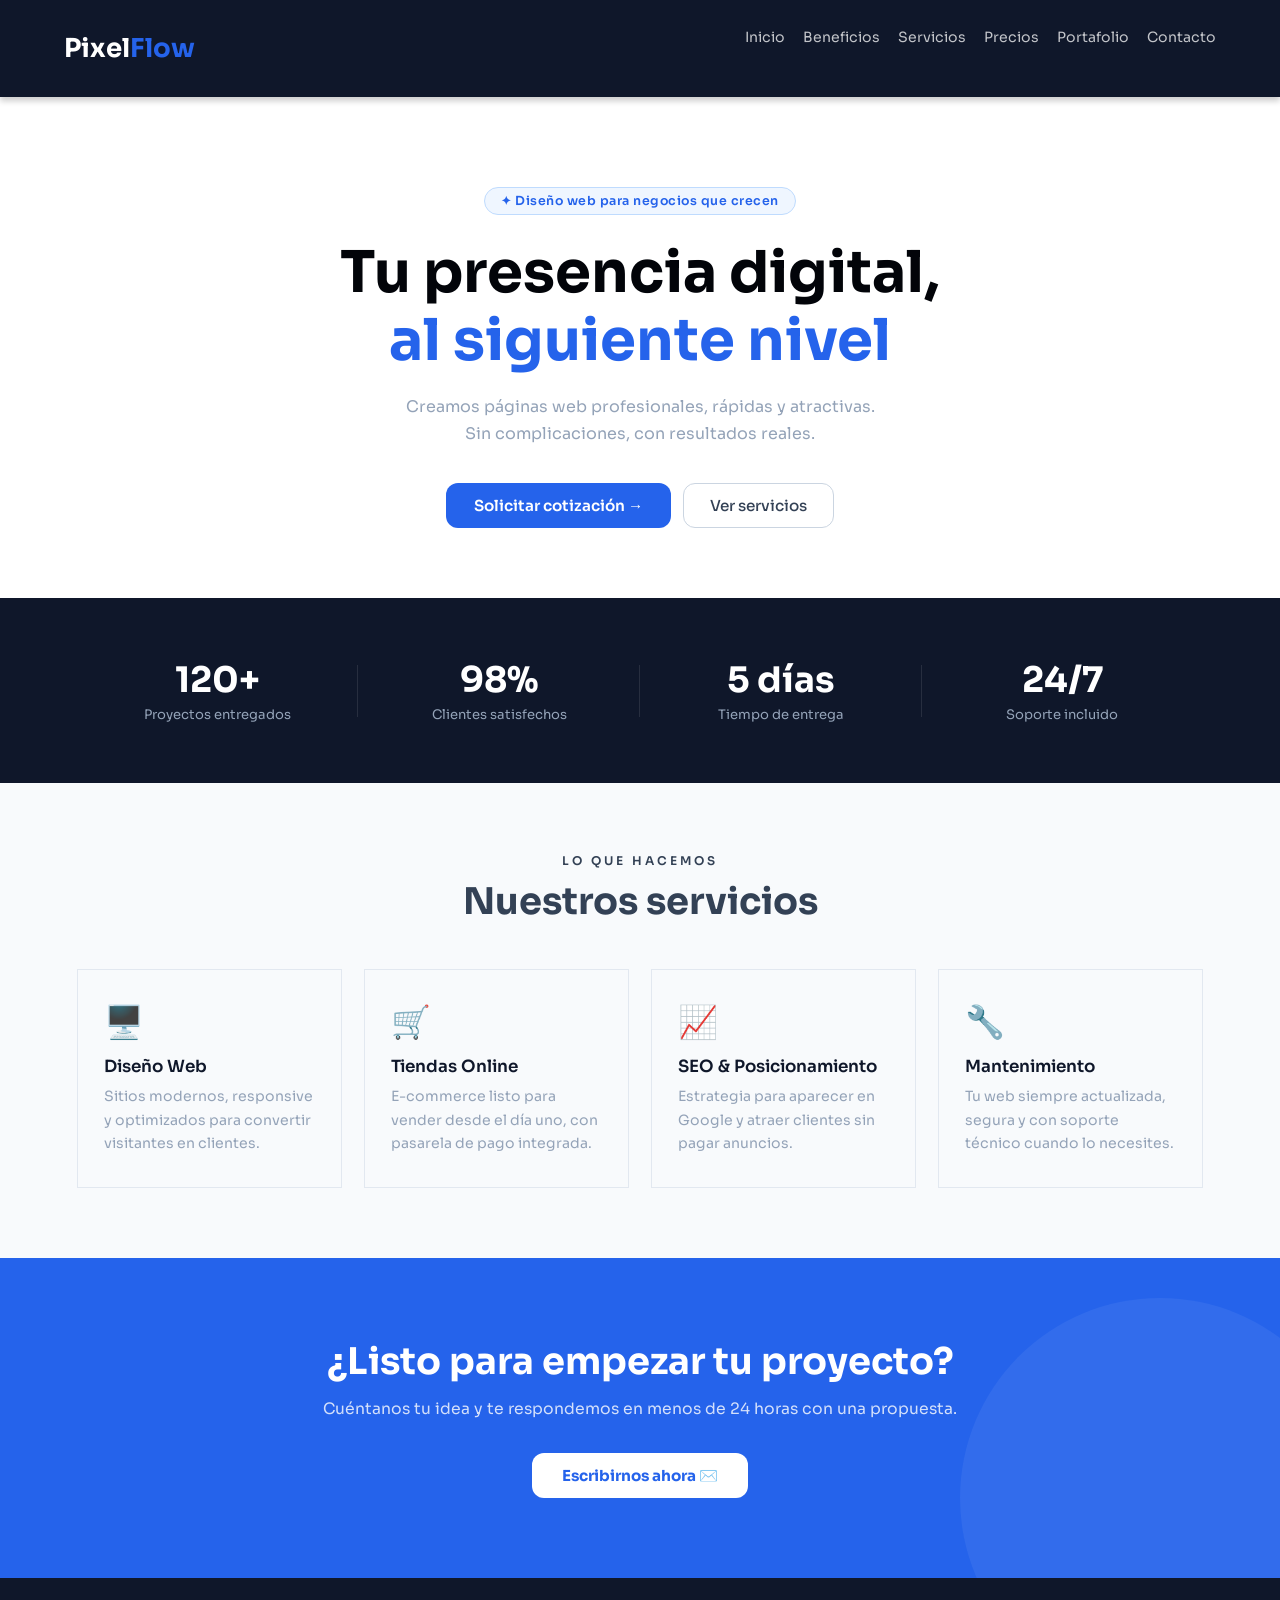
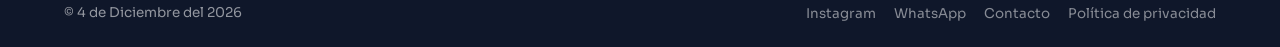
<file: app/index.html>
<!DOCTYPE html>
<html lang="es">
<head>
  <meta charset="UTF-8" />
  <meta name="viewport" content="width=device-width, initial-scale=1.0" />
  <title>PixelFlow — Diseño Web Profesional</title>
  <link rel="stylesheet" href="style.css">
  <link href="https://fonts.googleapis.com/css2?family=Sora:wght@400;600;700&display=swap" rel="stylesheet" />
</head>
<body>

  <header>
    <h2>Pixel<span>Flow</span></h2>
    <nav class="nav_header active" id="menu">
      <ul>
        <li class="list_nav"><a href="#inicio">Inicio</a></li>
        <li class="list_nav"><a href="#beneficios">Beneficios</a></li>
        <li class="list_nav"><a href="#menu-cafe">Servicios</a></li>
        <li class="list_nav"><a href="#precios">Precios</a></li>
        <li class="list_nav"><a href="#reserva">Portafolio</a></li>
        <li class="list_nav"><a href="#contacto">Contacto</a></li>
      </ul>
    </nav>
    <button id="boton_show" type="button" onclick="show_menu()">≡</button>
  </header>

  <section id="inicio" class="hero">
    <div class="hero-badge">✦ Diseño web para negocios que crecen</div>
    <h1>Tu presencia digital, <em>al siguiente nivel</em></h1>
    <p>Creamos páginas web profesionales, rápidas y atractivas. Sin complicaciones, con resultados reales.</p>
    <div class="hero-btns">
      <a href="#contacto" class="btn-main">Solicitar cotización →</a>
      <a href="#menu-cafe"  class="btn-ghost">Ver servicios</a>
    </div>
  </section>

  <section class="stats">
    <div class="stat"><strong>120+</strong><span>Proyectos entregados</span></div>
    <div class="stat"><strong>98%</strong><span>Clientes satisfechos</span></div>
    <div class="stat"><strong>5 días</strong><span>Tiempo de entrega</span></div>
    <div class="stat"><strong>24/7</strong><span>Soporte incluido</span></div>
  </section>

  <section id="menu-cafe" class="services">
    <div class="section-header">
      <small>Lo que hacemos</small>
      <h2>Nuestros servicios</h2>
    </div>
    <div class="cards">
      <div class="card">
        <div class="card-icon">🖥️</div>
        <h3>Diseño Web</h3>
        <p>Sitios modernos, responsive y optimizados para convertir visitantes en clientes.</p>
      </div>
      <div class="card">
        <div class="card-icon">🛒</div>
        <h3>Tiendas Online</h3>
        <p>E-commerce listo para vender desde el día uno, con pasarela de pago integrada.</p>
      </div>
      <div class="card">
        <div class="card-icon">📈</div>
        <h3>SEO & Posicionamiento</h3>
        <p>Estrategia para aparecer en Google y atraer clientes sin pagar anuncios.</p>
      </div>
      <div class="card">
        <div class="card-icon">🔧</div>
        <h3>Mantenimiento</h3>
        <p>Tu web siempre actualizada, segura y con soporte técnico cuando lo necesites.</p>
      </div>
    </div>
  </section>

  <section id="contacto" class="cta">
    <h2>¿Listo para empezar tu proyecto?</h2>
    <p>Cuéntanos tu idea y te respondemos en menos de 24 horas con una propuesta.</p>
    <a href="" class="btn-white">Escribirnos ahora ✉️</a>
  </section>

  <footer id="site-footer">
    <p>&copy; <span id="year"></span></p>
    <nav aria-label="Navegación del footer">
      <ul>
        <li><a href="#">Instagram</a></li>
        <li><a href="#">WhatsApp</a></li>
        <li><a href="#">Contacto</a></li>
        <li><a href="#">Política de privacidad</a></li>
      </ul>
    </nav>
  </footer>

  <script src="script.js"></script>
</body>
</html>
</file>
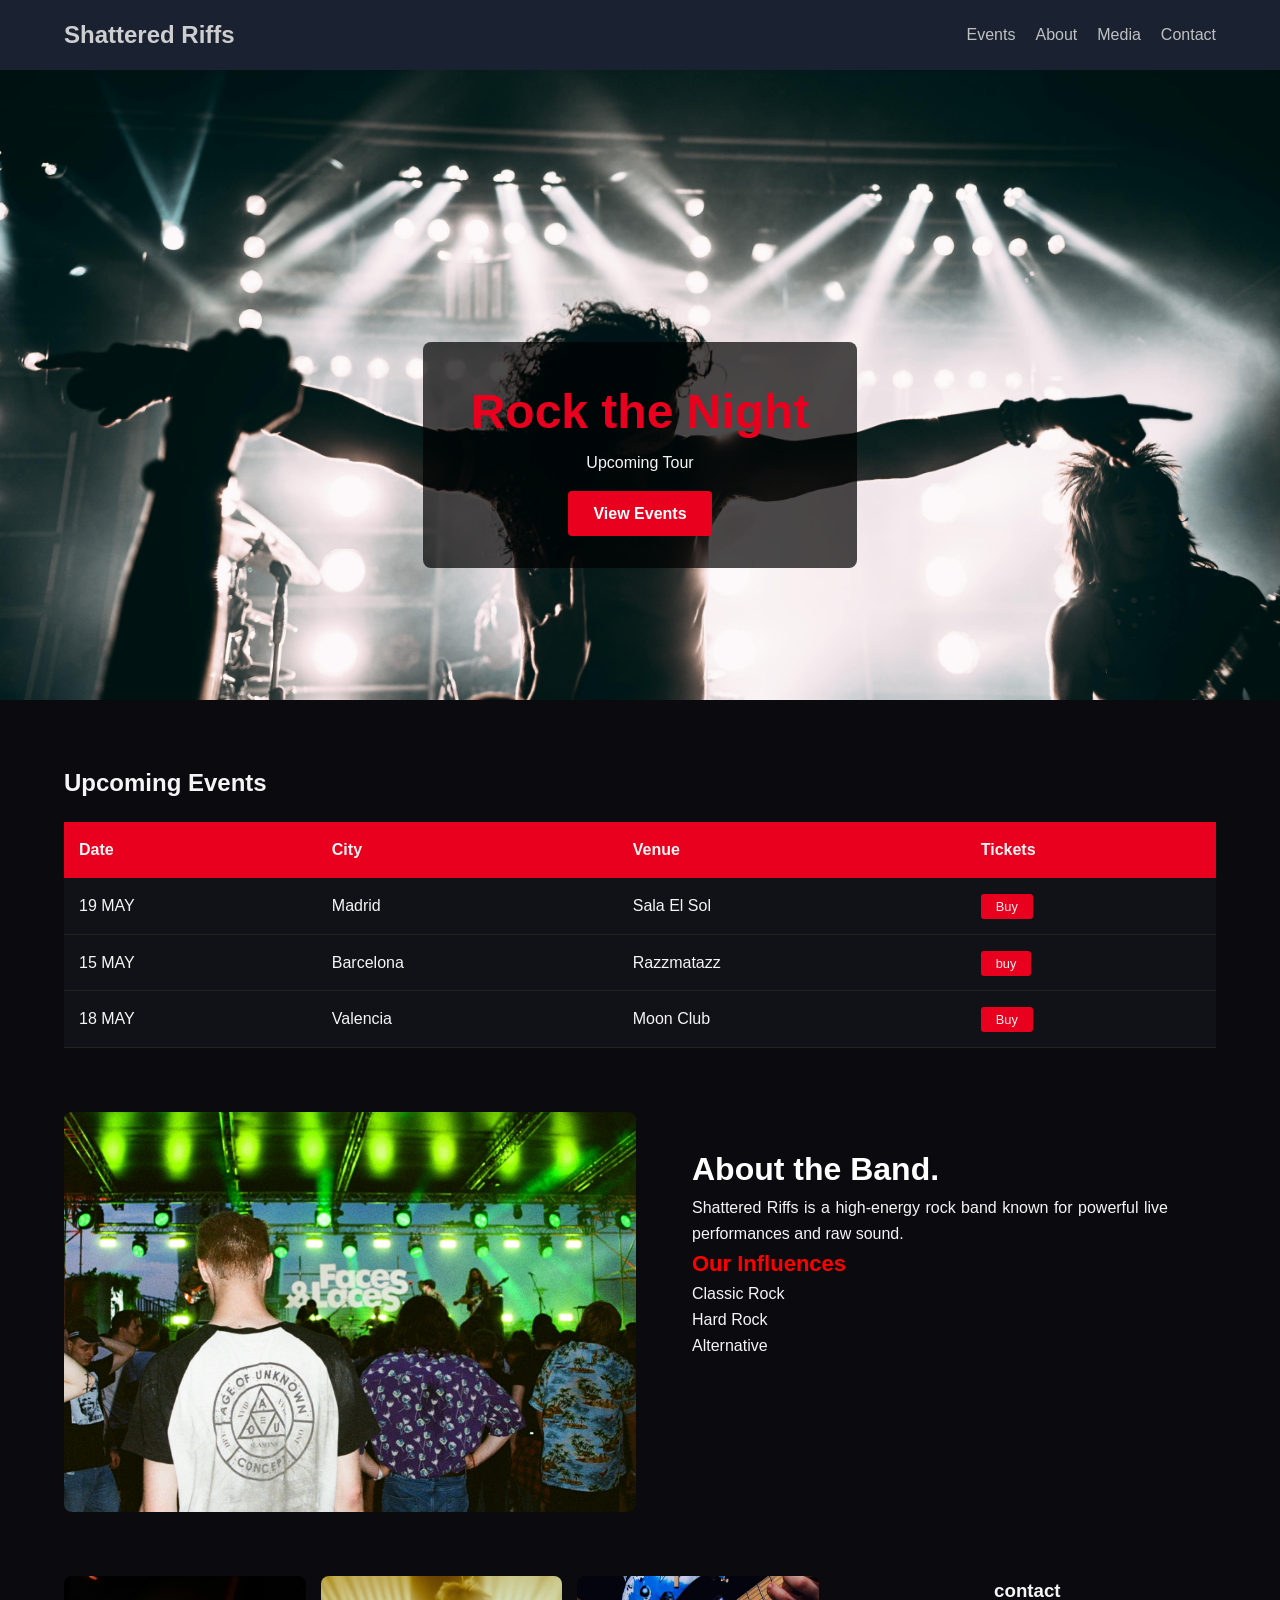
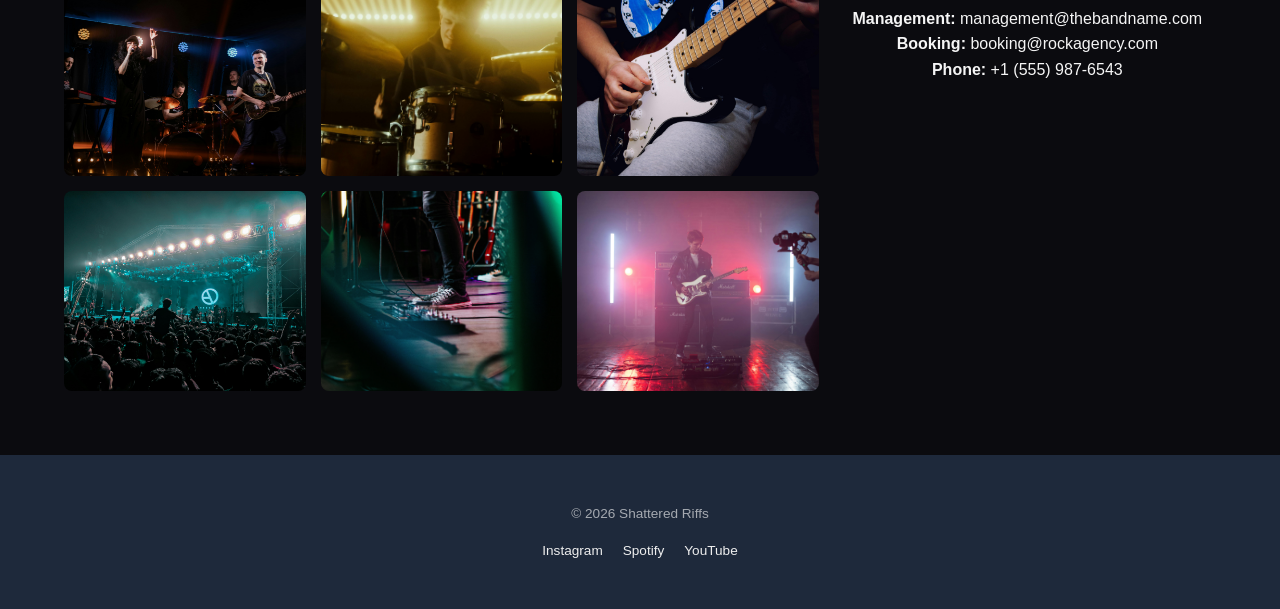
<file: performance-test-M2/index.html>
<!DOCTYPE html>
<html lang="en">
<head>
    <meta charset="UTF-8">
    <meta name="viewport" content="width=device-width, initial-scale=1.0">
    <title>The Shattered Riffs</title>
    <link rel="shortcut icon" href="./assets/icons/logo.ico" type="image/x-icon">
    <link rel="stylesheet" href="./assets/css/style.css">
    <link rel="shortcut icon" href="assets/icons/logo.ico" type="image/x-icon">
</head>
<body>
    <!-- HEADER -->
     <header class="header">
    <div class="logo">Shattered Riffs</div>
    <nav class="nav_header active" id="menu">
      <a href="#events">Events</a>
      <a href="#about">About</a>
      <a href="#media">Media</a>
      <a href="#contact">Contact</a>
    </nav>
    <button id="boton_show" type="button" onclick="show_menu()">≡</button>
  </header>

    <main>
        <section class="hero">
            <img src="assets/img/img-10.jpg" alt="Shattered Riffs Live">
            <div class="hero_overlay">
                <h1>Rock the Night</h1>
                <p>Upcoming Tour</p>
                <a href="#events" class="btn">View Events</a>
            </div>
        </section>
        
        <section class="events container" id="events">
            <h2>Upcoming Events</h2>
            <table class="events_table">
                <thead>
                    <tr>
                        <th>Date</th>
                        <th>City</th>
                        <th>Venue</th>
                        <th>Tickets</th>
                    </tr>
                </thead>
                <tbody>
                    <tr>
                        <td>19 MAY</td>
                        <td>Madrid</td>
                        <td>Sala El Sol</td>
                        <td><a href="#" class="btn_buy">Buy </a></td>
                    </tr>
                    <tr>
                        <td>15 MAY</td>
                        <td>Barcelona</td>
                        <td>Razzmatazz</td>
                        <td><a href="#" class="btn_buy">buy</a></td>
                    </tr>
                    <tr>
                        <td>18 MAY</td>
                        <td>Valencia</td>
                        <td>Moon Club</td>
                        <td><a href="#" class="btn_buy">Buy</a></td>
                    </tr>
                </tbody>
            </table>
        </section>

        <section id="about" class="about container">  
            <div class="about_content">
                <img id="img_about" src="./assets/img/img-1.jpg" alt="Band members">
                <article id="text_about">
                    <h2>About the Band.</h2>
                    <p>Shattered Riffs is a high-energy rock band known for powerful live performances and raw sound.</p>
                    <h3>Our Influences</h3>
                    <ul>
                        <li>Classic Rock</li>
                        <li>Hard Rock</li>
                        <li>Alternative</li>
                    </ul>
                </article>
            </div>
        </section>

        <section id="media" class="container_main container">
            <div class="gallery">
                <img src="./assets/img/img-2.jpg" alt="Live 1">
                <img src="./assets/img/img-3.jpg" alt="Live 2">
                <img src="./assets/img/img-4.jpg" alt="Live 3">
                <img src="./assets/img/img-5.jpg" alt="Live 4">
                <img src="./assets/img/img-6.jpg" alt="Live 5">
                <img src="./assets/img/img-7.jpg" alt="Live 6">
            </div>
            <div class="featured_media">
                <h3>contact</h3>
                <div class="contact-item">
                <strong>Management:</strong> 
                <span>management@thebandname.com</span>
                </div>
                <div class="contact-item">
                <strong>Booking:</strong> 
                <span>booking@rockagency.com</span>
                </div>
                <div class="contact-item">
                <strong>Phone:</strong> 
                <span>+1 (555) 987-6543</span>
                </div>
                </div>
            </div>
        </section>
    </main>
      <!-- FOOTER -->
    <footer id="contact" class="footer">
        <div class="container footer__content">
            <p>© <span id="year"></span> Shattered Riffs</p>

            <!-- Another possible list -->
            <ul class="social">
                <li><a href="#">Instagram</a></li>
                <li><a href="#">Spotify</a></li>
                <li><a href="#">YouTube</a></li>
            </ul>
        </div>
    </footer>

    <script src="./assets/js/main.js"></script>
</body>
</html>
</file>
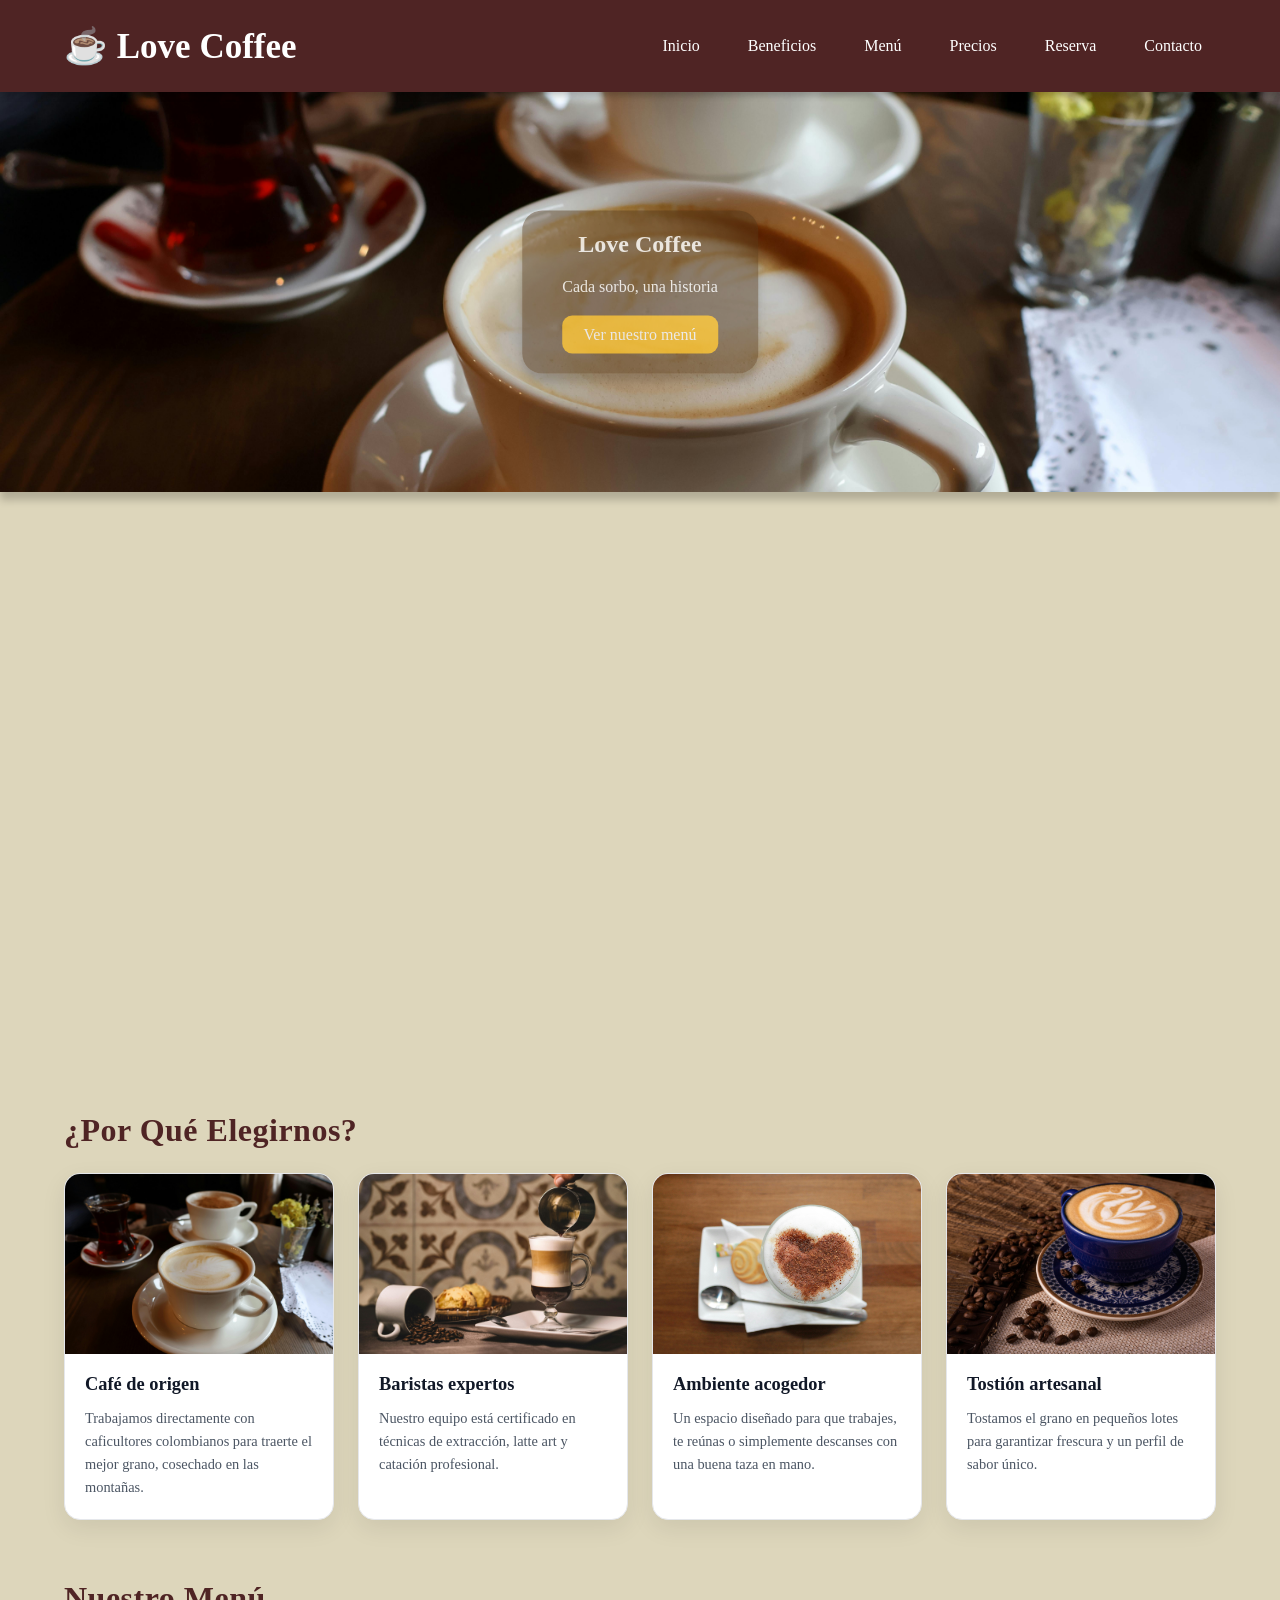
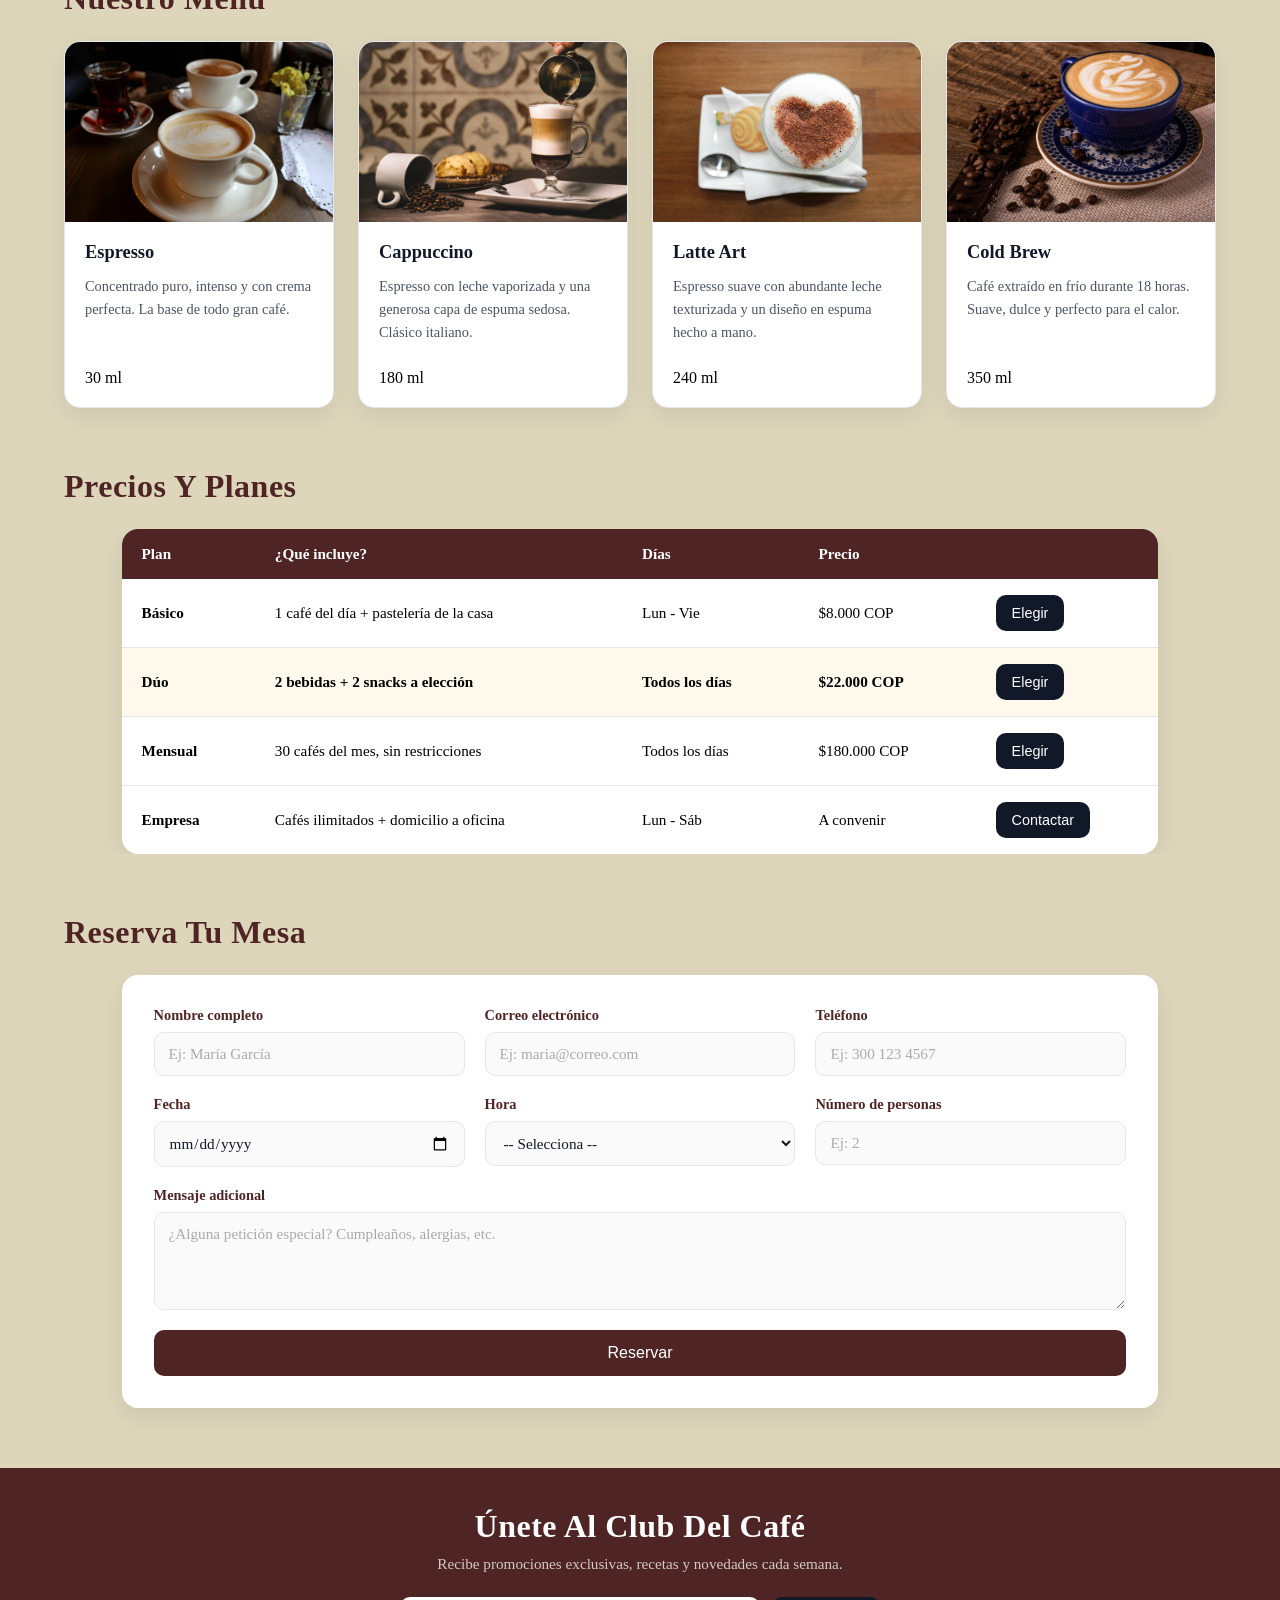
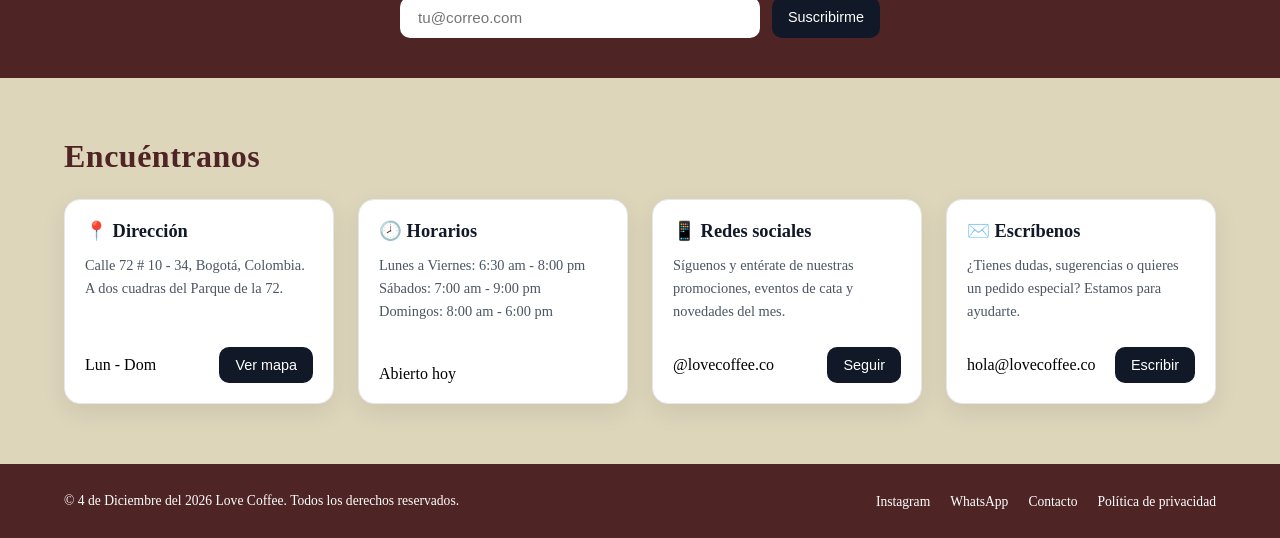
<file: practica_sass/index.html>
﻿<!DOCTYPE html>
<html lang="es">

<head>
    <meta charset="UTF-8">
    <meta name="viewport" content="width=device-width, initial-scale=1.0">
    <title>Love Coffee </title>
    <link rel="stylesheet" href="assets/css/styles.css">
</head>

<body>

    <!--header-->
    <header>
        <h2>☕ Love Coffee</h2>

        <nav class="nav_header active" id="menu">
            <ul>
                <li class="list_nav"><a href="#inicio">Inicio</a></li>
                <li class="list_nav"><a href="#beneficios">Beneficios</a></li>
                <li class="list_nav"><a href="#menu-cafe">Menú</a></li>
                <li class="list_nav"><a href="#precios">Precios</a></li>
                <li class="list_nav"><a href="#reserva">Reserva</a></li>
                <li class="list_nav"><a href="#contacto">Contacto</a></li>
            </ul>
        </nav>

        <button id="boton_show" type="button" onclick="show_menu()">≡</button>
    </header>


    <main>

        <!-- hero -->
        <div class="container_hero" id="inicio">
            <ul>
                <li><img src="img/hero1.jpg" alt="Taza de café artesanal"></li>
                <li><img src="img/hero2.jpg" alt="Barista sirviendo café"></li>
                <li><img src="img/hero3.jpg" alt="Café con arte en espuma"></li>
                <li><img src="img/hero4.jpg" alt="Café de origen colombiano"></li>
            </ul>
            <article class="obsolute_hero">
                <h1>Love Coffee</h1>
                <p>Cada sorbo, una historia</p>
                <a class="boton" href="#menu-cafe">Ver nuestro menú</a>
            </article>
        </div>


        <!-- Video-->
        <video src="img/7171091-uhd_3840_2160_25fps.mp4" loop autoplay muted></video>


        <!--  — cards -->
        <article id="beneficios">
            <h2>¿Por qué elegirnos?</h2>
            <div class="cards">

                <section class="card">
                    <img class="card__image" src="img/hero1.jpg" alt="Café de origen">
                    <div class="card__body">
                        <h3 class="card__title">Café de origen</h3>
                        <p class="card__text">Trabajamos directamente con caficultores colombianos para traerte el mejor grano, cosechado en las montañas.</p>
                    </div>
                </section>

                <section class="card">
                    <img class="card__image" src="img/hero2.jpg" alt="Baristas expertos">
                    <div class="card__body">
                        <h3 class="card__title">Baristas expertos</h3>
                        <p class="card__text">Nuestro equipo está certificado en técnicas de extracción, latte art y catación profesional.</p>
                    </div>
                </section>

                <section class="card">
                    <img class="card__image" src="img/hero3.jpg" alt="Ambiente acogedor">
                    <div class="card__body">
                        <h3 class="card__title">Ambiente acogedor</h3>
                        <p class="card__text">Un espacio diseñado para que trabajes, te reúnas o simplemente descanses con una buena taza en mano.</p>
                    </div>
                </section>

                <section class="card">
                    <img class="card__image" src="img/hero4.jpg" alt="Tostión artesanal">
                    <div class="card__body">
                        <h3 class="card__title">Tostión artesanal</h3>
                        <p class="card__text">Tostamos el grano en pequeños lotes para garantizar frescura y un perfil de sabor único.</p>
                    </div>
                </section>

            </div>
        </article>


        <!-- Menu — cards -->
        <article id="menu-cafe">
            <h2>Nuestro menú</h2>
            <div class="cards">

                <section class="card">
                    <img class="card__image" src="img/hero1.jpg" alt="Espresso">
                    <div class="card__body">
                        <h3 class="card__title">Espresso</h3>
                        <p class="card__text">Concentrado puro, intenso y con crema perfecta. La base de todo gran café.</p>
                        <div class="card__footer">
                            <span> 30 ml</span>
                        </div>
                    </div>
                </section>

                <section class="card">
                    <img class="card__image" src="img/hero2.jpg" alt="Cappuccino">
                    <div class="card__body">
                        <h3 class="card__title">Cappuccino</h3>
                        <p class="card__text">Espresso con leche vaporizada y una generosa capa de espuma sedosa. Clásico italiano.</p>
                        <div class="card__footer">
                            <span> 180 ml</span>
                        </div>
                    </div>
                </section>

                <section class="card">
                    <img class="card__image" src="img/hero3.jpg" alt="Latte Art">
                    <div class="card__body">
                        <h3 class="card__title">Latte Art</h3>
                        <p class="card__text">Espresso suave con abundante leche texturizada y un diseño en espuma hecho a mano.</p>
                        <div class="card__footer">
                            <span> 240 ml</span>
                        </div>
                    </div>
                </section>

                <section class="card">
                    <img class="card__image" src="img/hero4.jpg" alt="Cold Brew">
                    <div class="card__body">
                        <h3 class="card__title">Cold Brew</h3>
                        <p class="card__text">Café extraído en frío durante 18 horas. Suave, dulce y perfecto para el calor.</p>
                        <div class="card__footer">
                            <span> 350 ml</span>
                        </div>
                    </div>
                </section>

            </div>
        </article>


        <!-- tabla comparativa-->
        <article id="precios">
            <h2>Precios y planes</h2>

            <div class="tabla_wrapper">
                <table class="tabla_precios">
                    <thead>
                        <tr>
                            <th>Plan</th>
                            <th>¿Qué incluye?</th>
                            <th>Días</th>
                            <th>Precio</th>
                            <th></th>
                        </tr>
                    </thead>
                    <tbody>
                        <tr>
                            <td data-label="Plan"><strong>Básico</strong></td>
                            <td data-label="¿Qué incluye?">1 café del día + pastelería de la casa</td>
                            <td data-label="Días">Lun - Vie</td>
                            <td data-label="Precio">$8.000 COP</td>
                            <td><button class="card__button">Elegir</button></td>
                        </tr>
                        <tr class="tabla_destacada">
                            <td data-label="Plan"><strong> Dúo</strong></td>
                            <td data-label="¿Qué incluye?">2 bebidas + 2 snacks a elección</td>
                            <td data-label="Días">Todos los días</td>
                            <td data-label="Precio">$22.000 COP</td>
                            <td><button class="card__button">Elegir</button></td>
                        </tr>
                        <tr>
                            <td data-label="Plan"><strong>Mensual</strong></td>
                            <td data-label="¿Qué incluye?">30 cafés del mes, sin restricciones</td>
                            <td data-label="Días">Todos los días</td>
                            <td data-label="Precio">$180.000 COP</td>
                            <td><button class="card__button">Elegir</button></td>
                        </tr>
                        <tr>
                            <td data-label="Plan"><strong>Empresa</strong></td>
                            <td data-label="¿Qué incluye?">Cafés ilimitados + domicilio a oficina</td>
                            <td data-label="Días">Lun  - Sáb</td>
                            <td data-label="Precio">A convenir</td>
                            <td><button class="card__button">Contactar</button></td>
                        </tr>
                    </tbody>
                </table>
            </div>
        </article>


        <!-- RESERVA — formulario -->
        <article id="reserva">
            <h2>Reserva tu mesa</h2>

            <div class="form_wrapper">
                <form class="form_reserva">

                    <div class="form_grupo">
                        <label for="nombre">Nombre completo</label>
                        <input type="text" id="nombre" name="nombre"
                               placeholder="Ej: María García" required>
                    </div>

                    <div class="form_grupo">
                        <label for="email">Correo electrónico</label>
                        <input type="email" id="email" name="email"
                               placeholder="Ej: maria@correo.com" required>
                    </div>

                    <div class="form_grupo">
                        <label for="telefono">Teléfono</label>
                        <input type="tel" id="telefono" name="telefono"
                               placeholder="Ej: 300 123 4567">
                    </div>

                    <div class="form_grupo">
                        <label for="fecha">Fecha</label>
                        <input type="date" id="fecha" name="fecha" required>
                    </div>

                    <div class="form_grupo">
                        <label for="hora">Hora</label>
                        <select id="hora" name="hora">
                            <option value="">-- Selecciona --</option>
                            <option>7:00 am</option>
                            <option>8:00 am</option>
                            <option>9:00 am</option>
                            <option>10:00 am</option>
                            <option>11:00 am</option>
                            <option>12:00 pm</option>
                            <option>2:00 pm</option>
                            <option>4:00 pm</option>
                            <option>6:00 pm</option>
                        </select>
                    </div>

                    <div class="form_grupo">
                        <label for="personas">Número de personas</label>
                        <input type="number" id="personas" name="personas"
                               min="1" max="12" placeholder="Ej: 2">
                    </div>

                    <div class="form_grupo form_grupo--ancho">
                        <label for="mensaje">Mensaje adicional</label>
                        <textarea id="mensaje" name="mensaje" rows="4"
                                  placeholder="¿Alguna petición especial? Cumpleaños, alergias, etc."></textarea>
                    </div>

                    <div class="form_grupo form_grupo--ancho">
                        <button type="submit" class="form_boton">Reservar</button>
                    </div>

                </form>
            </div>
        </article>


        <!-- formulario-->
        <article id="form_pequeño">
            <h2>Únete al club del café</h2>
            <p class="section_texto">Recibe promociones exclusivas, recetas y novedades cada semana.</p>

            <form class="form_form_pequeño">
                <input type="email" placeholder="tu@correo.com" required>
                <button type="submit" class="card__button">Suscribirme</button>
            </form>
        </article>


        <!-- contacto — cards-->
        <article id="contacto">
            <h2>Encuéntranos</h2>
            <div class="cards">

                <section class="card">
                    <div class="card__body">
                        <h3 class="card__title">📍 Dirección</h3>
                        <p class="card__text">Calle 72 # 10 - 34, Bogotá, Colombia.<br>A dos cuadras del Parque de la 72.</p>
                        <div class="card__footer">
                            <span>Lun - Dom</span>
                            <button class="card__button">Ver mapa</button>
                        </div>
                    </div>
                </section>

                <section class="card">
                    <div class="card__body">
                        <h3 class="card__title">🕗 Horarios</h3>
                        <p class="card__text">
                            Lunes a Viernes: 6:30 am - 8:00 pm<br>
                            Sábados: 7:00 am - 9:00 pm<br>
                            Domingos: 8:00 am - 6:00 pm
                        </p>
                        <div class="card__footer">
                            <span>Abierto hoy</span>
                        </div>
                    </div>
                </section>

                <section class="card">
                    <div class="card__body">
                        <h3 class="card__title">📱 Redes sociales</h3>
                        <p class="card__text">Síguenos y entérate de nuestras promociones, eventos de cata y novedades del mes.</p>
                        <div class="card__footer">
                            <span>@lovecoffee.co</span>
                            <button class="card__button">Seguir</button>
                        </div>
                    </div>
                </section>

                <section class="card">
                    <div class="card__body">
                        <h3 class="card__title">✉️ Escríbenos</h3>
                        <p class="card__text">¿Tienes dudas, sugerencias o quieres un pedido especial? Estamos para ayudarte.</p>
                        <div class="card__footer">
                            <span>hola@lovecoffee.co</span>
                            <button class="card__button">Escribir</button>
                        </div>
                    </div>
                </section>

            </div>
        </article>

    </main>


    <!-- FOOTER -->
    <footer id="site-footer">
        <p>&copy; <span id="year"></span> Love Coffee. Todos los derechos reservados.</p>

        <nav aria-label="Navegación del footer">
            <ul>
                <li><a href="#">Instagram</a></li>
                <li><a href="#">WhatsApp</a></li>
                <li><a href="#">Contacto</a></li>
                <li><a href="#">Política de privacidad</a></li>
            </ul>
        </nav>
    </footer>

    <script src="script.js"></script>
</body>

</html>
</file>
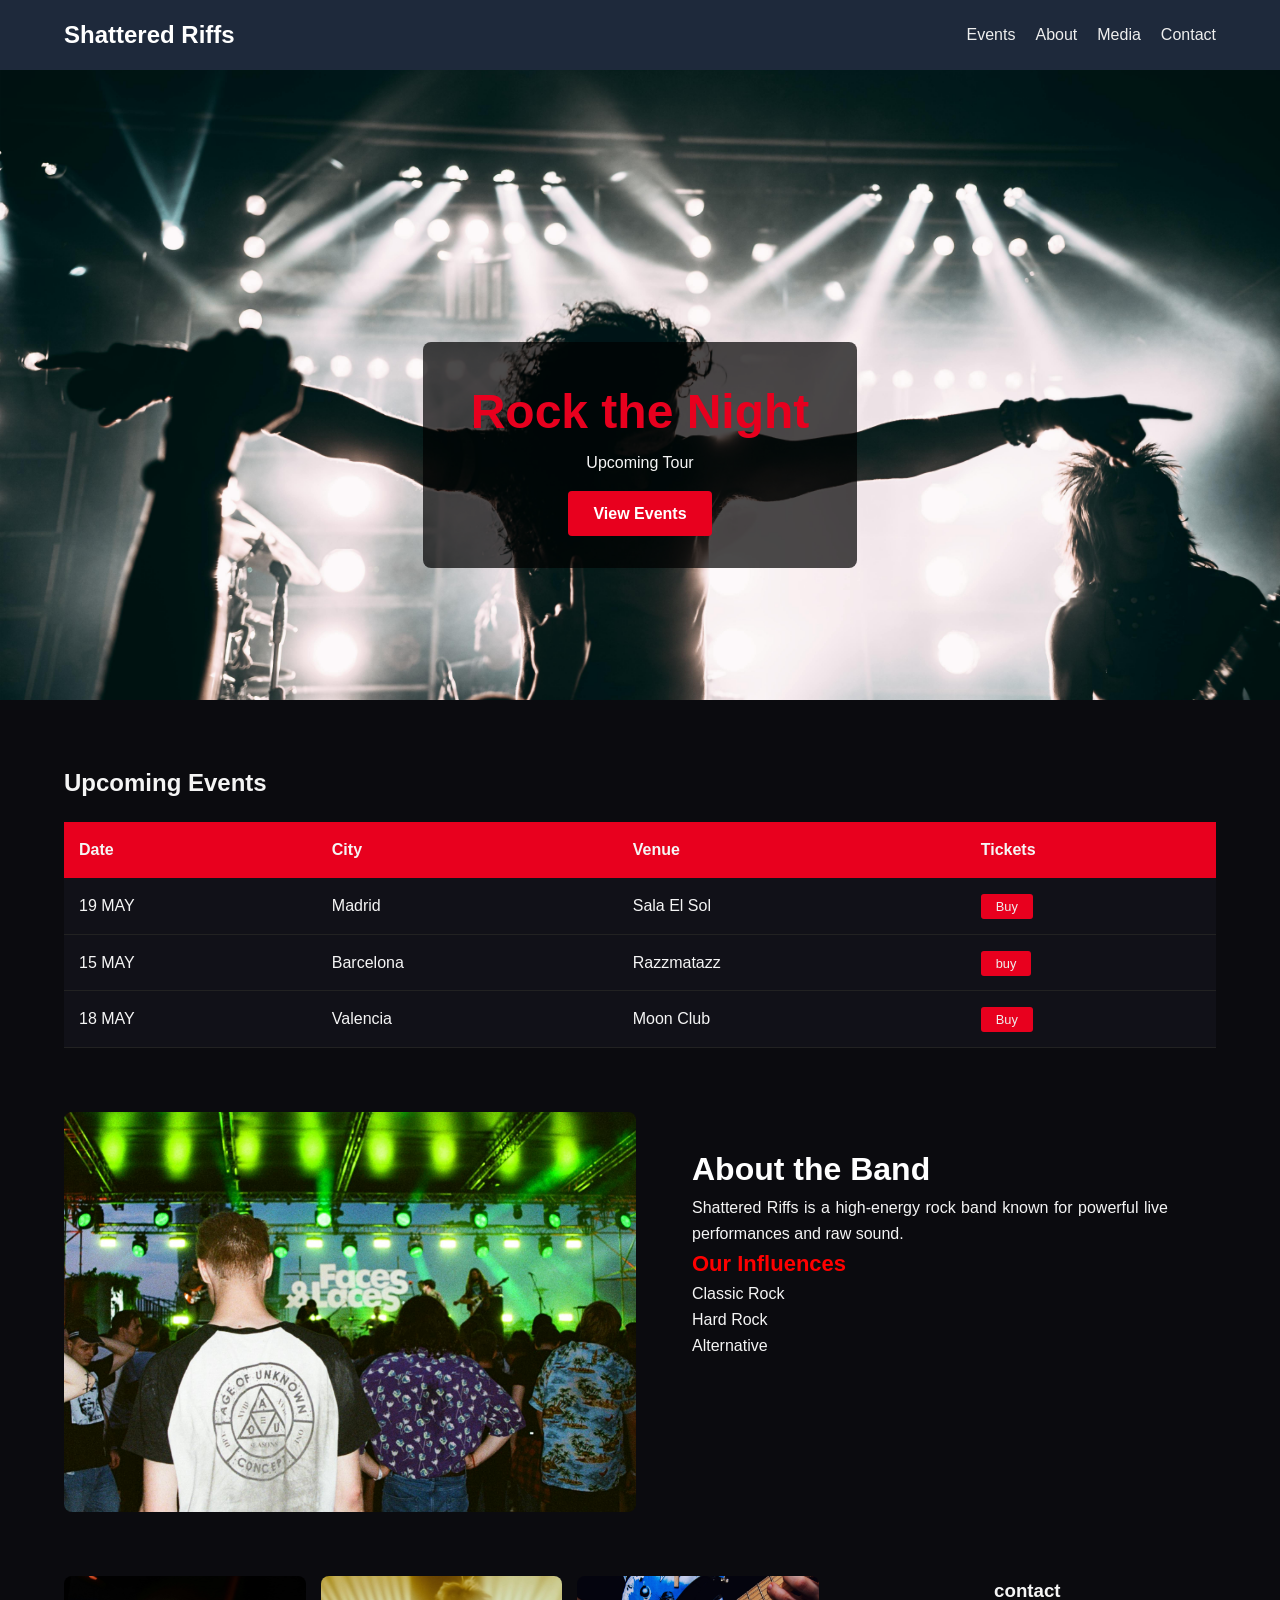
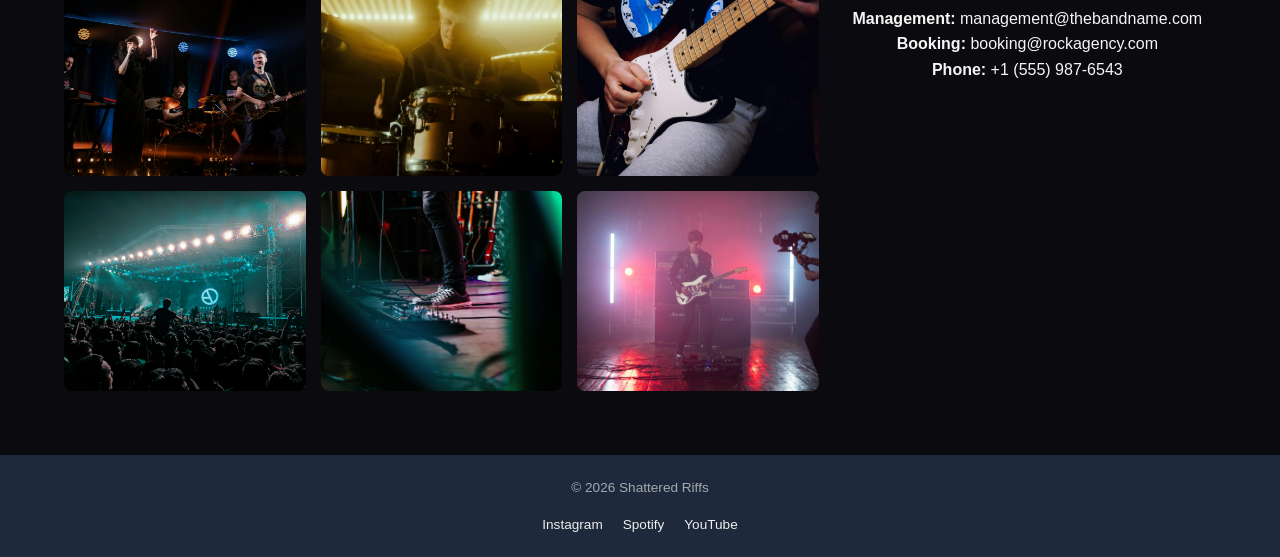
<file: practica_sass/performance-test-M2/index.html>
<!DOCTYPE html>
<html lang="en">
<head>
    <meta charset="UTF-8">
    <meta name="viewport" content="width=device-width, initial-scale=1.0">
    <title>The Shattered Riffs</title>
    <link rel="shortcut icon" href="./assets/icons/logo.ico" type="image/x-icon">
    <link rel="stylesheet" href="./assets/css/style.css">
    <link rel="shortcut icon" href="assets/icons/logo.ico" type="image/x-icon">
</head>
<body>
    <!-- HEADER -->
     <header class="header">
    <div class="logo">Shattered Riffs</div>
    <nav class="nav_header active" id="menu">
      <a href="#events">Events</a>
      <a href="#about">About</a>
      <a href="#media">Media</a>
      <a href="#contact">Contact</a>
    </nav>
    <button id="boton_show" type="button" onclick="show_menu()">≡</button>
  </header>

    <main>
        <section class="hero">
            <img src="assets/img/img-10.jpg" alt="Shattered Riffs Live">
            <div class="hero_overlay">
                <h1>Rock the Night</h1>
                <p>Upcoming Tour</p>
                <a href="#events" class="btn">View Events</a>
            </div>
        </section>
        
        <section class="events container" id="events">
            <h2>Upcoming Events</h2>
            <table class="events_table">
                <thead>
                    <tr>
                        <th>Date</th>
                        <th>City</th>
                        <th>Venue</th>
                        <th>Tickets</th>
                    </tr>
                </thead>
                <tbody>
                    <tr>
                        <td>19 MAY</td>
                        <td>Madrid</td>
                        <td>Sala El Sol</td>
                        <td><a href="#" class="btn_buy">Buy </a></td>
                    </tr>
                    <tr>
                        <td>15 MAY</td>
                        <td>Barcelona</td>
                        <td>Razzmatazz</td>
                        <td><a href="#" class="btn_buy">buy</a></td>
                    </tr>
                    <tr>
                        <td>18 MAY</td>
                        <td>Valencia</td>
                        <td>Moon Club</td>
                        <td><a href="#" class="btn_buy">Buy</a></td>
                    </tr>
                </tbody>
            </table>
        </section>

        <section id="about" class="about container">
            <div class="about_content">
                <img id="img_about" src="./assets/img/img-1.jpg" alt="Band members">
                <article id="text_about">
                    <h2>About the Band</h2>
                    <p>Shattered Riffs is a high-energy rock band known for powerful live performances and raw sound.</p>
                    <h3>Our Influences</h3>
                    <ul>
                        <li>Classic Rock</li>
                        <li>Hard Rock</li>
                        <li>Alternative</li>
                    </ul>
                </article>
            </div>
        </section>

        <section id="media" class="container_main container">
            <div class="gallery">
                <img src="./assets/img/img-2.jpg" alt="Live 1">
                <img src="./assets/img/img-3.jpg" alt="Live 2">
                <img src="./assets/img/img-4.jpg" alt="Live 3">
                <img src="./assets/img/img-5.jpg" alt="Live 4">
                <img src="./assets/img/img-6.jpg" alt="Live 5">
                <img src="./assets/img/img-7.jpg" alt="Live 6">
            </div>
            <div class="featured_media">
                <h3>contact</h3>
                <div class="contact-item">
                <strong>Management:</strong> 
                <span>management@thebandname.com</span>
                </div>
                <div class="contact-item">
                <strong>Booking:</strong> 
                <span>booking@rockagency.com</span>
                </div>
                <div class="contact-item">
                <strong>Phone:</strong> 
                <span>+1 (555) 987-6543</span>
                </div>
                </div>
            </div>
        </section>
    </main>
      <!-- FOOTER -->
    <footer id="contact" class="footer">
        <div class="container footer__content">
            <p>© <span id="year"></span> Shattered Riffs</p>

            <!-- Another possible list -->
            <ul class="social">
                <li><a href="#">Instagram</a></li>
                <li><a href="#">Spotify</a></li>
                <li><a href="#">YouTube</a></li>
            </ul>
        </div>
    </footer>

    <script src="./assets/js/main.js"></script>
</body>
</html>
</file>
<file: app/style.css>
*, *::before, *::after { box-sizing: border-box; margin: 0; padding: 0; }
    html { scroll-behavior: smooth; }
    body { font-family: 'Sora', sans-serif; background: #f8fafc; color: #334155; }
    a { text-decoration: none; color: inherit; }
    ul { list-style: none; }
 
    /* ── HEADER ── */
    header {
      display: flex;
      align-items: center;
      justify-content: space-between;
      flex-wrap: wrap;
      padding: 2% 5%;
      background-color: #0f172a;
      width: 100%;
      position: sticky;
      top: 0;
      z-index: 1000;
      box-shadow: 0 4px 6px rgba(0,0,0,0.2);
    }
 
    header h2 {
      color: #ffffff;
      font-size: clamp(18px, 3vw, 26px);
      font-weight: 700;
      margin: 0;
    }
 
    header h2 span { color: #2563eb; }
 
    header .nav_header ul {
      display: flex;
      gap: 4px;
      padding: 0;
    }
 
    header .nav_header ul .list_nav a {
      color: rgba(255,255,255,.75);
      padding: 6px 14px;
      border-radius: 20px;
      font-size: .88rem;
    }
 
    header .nav_header ul .list_nav a:hover {
      background-color: #ffffff;
      color: #0f172a;
    }
 
    header .nav_header ul .list_nav a::after {
      content: '';
      display: block;
      height: 2px;
      width: 0;
      background: #2563eb;
      border-radius: 2px;
      transition: width .3s;
      margin-top: 2px;
    }
 
    header .nav_header ul .list_nav a:hover::after { width: 100%; }
 
    header button#boton_show {
      display: none;
      background: none;
      border: none;
      color: #ffffff;
      font-size: 40px;
      cursor: pointer;
      margin-left: auto;
      line-height: 1;
    }
 
    header button#boton_show:hover { transform: translateY(-2px); transition: .25s; }
 
    /* ── HERO ── */
    .hero {
      display: flex;
      flex-direction: column;
      align-items: center;
      text-align: center;
      padding: 90px 6% 70px;
      background: #ffffff;
      position: relative;
      overflow: hidden;
    }
 
    .hero::before {
      position: absolute;
      width: 600px; height: 600px;
      border-radius: 50%;
      background: radial-gradient(circle, rgba(37,99,235,.07) 0%, transparent 70%);
      top: -150px; right: -150px;
      pointer-events: none;
    }
 
    .hero-badge {
      background: #eff6ff;
      color: #2563eb;
      border: 1px solid #bfdbfe;
      border-radius: 30px;
      padding: 5px 16px;
      font-size: .78rem;
      font-weight: 600;
      margin-bottom: 24px;
      letter-spacing: .5px;
    }
 
    .hero h1 {
      font-size: clamp(2rem, 5.5vw, 3.6rem);
      font-weight: 700;
      color: #020409;
      line-height: 1.18;
      max-width: 640px;
      margin-bottom: 18px;
    }
 
    .hero h1 em { font-style: normal; color: #2563eb; }
 
    .hero p {
      color: #94a3b8;
      max-width: 480px;
      line-height: 1.7;
      margin-bottom: 36px;
      font-size: 1rem;
    }
 
    .hero-btns {
      display: flex;
      flex-wrap: wrap;
      gap: 12px;
      justify-content: center;
    }
 
    .btn-main {
      background: #2563eb;
      color: #ffffff;
      padding: 13px 28px;
      border-radius: 12px;
      font-weight: 600;
      font-size: .95rem;
      transition: transform .25s, box-shadow .25s, opacity .25s;
      position: relative;
      overflow: hidden;
    }
 
    .btn-main::before {
      content: '';
      position: absolute;
      inset: 0;
      background: rgba(255,255,255,.15);
      transform: translateX(-100%);
      transition: transform .3s ease;
    }
 
    .btn-main:hover::before { transform: translateX(0); }
    .btn-main:hover { transform: translateY(-3px); box-shadow: 0 10px 24px rgba(37,99,235,.35); }
 
    .btn-ghost {
      border: 1.5px solid #cbd5e1;
      color: #334155;
      padding: 12px 26px;
      border-radius: 12px;
      font-weight: 500;
      font-size: .95rem;
      transition: border-color .25s, background .25s, transform .25s;
    }
 
    .btn-ghost:hover { border-color: #2563eb; color: #2563eb; transform: translateY(-3px); }
 
    /* ── STATS ── */
    .stats {
      display: flex;
      flex-wrap: wrap;
      justify-content: center;
      padding: 40px 6%;
      background: #0f172a;
      gap: 0;
    }
 
    .stat {
      flex: 1 1 140px;
      text-align: center;
      padding: 20px 16px;
      position: relative;
    }
 
    .stat:not(:last-child)::after {
      content: '';
      position: absolute;
      right: 0; top: 25%; height: 50%;
      width: 1px;
      background: rgba(255,255,255,.1);
    }
 
    .stat strong { display: block; font-size: clamp(1.6rem, 3vw, 2.2rem); color: #ffffff; }
    .stat span   { font-size: .82rem; color: #94a3b8; margin-top: 4px; display: block; }
 
    /* ── SERVICIOS ── */
    .services {
      padding: 70px 6%;
      background: #f8fafc;
    }
 
    .section-header {
      text-align: center;
      margin-bottom: 44px;
    }
 
    .section-header small {
      font-size: .75rem;
      font-weight: 600;
      letter-spacing: 3px;
      text-transform: uppercase;
      color: var(#2563eb);
      display: block;
      margin-bottom: 10px;
    }
 
    .section-header h2 {
      font-size: clamp(1.6rem, 3.5vw, 2.3rem);
      color: var(#0f172a);
    }
 
    .cards {
      display: grid;
      grid-template-columns: repeat(auto-fit, minmax(240px, 1fr));
      gap: 22px;
    }
 
    .card {
      background: var(#ffffff);
      border-radius: var(12px);
      padding: 32px 26px;
      border: 1.5px solid #e2e8f0;
      transition: transform .3s, box-shadow .3s, border-color .3s;
      position: relative;
      overflow: hidden;
    }
 
    .card::after {
      content: '';
      position: absolute;
      bottom: 0; left: 0;
      height: 3px; width: 0;
      background: var(#2563eb);
      transition: width .35s ease;
    }
 
    .card:hover { transform: translateY(-6px); box-shadow: 0 16px 40px rgba(15,23,42,.1); border-color: transparent; }
    .card:hover::after { width: 100%; }
 
    .card-icon { font-size: 2rem; margin-bottom: 14px; }
    .card h3   { font-size: 1.05rem; color: #0f172a; margin-bottom: 8px; font-weight: 600; }
    .card p    { font-size: .88rem; color:#94a3b8; line-height: 1.65; }
 
    /* ── CTA ── */
    .cta {
      padding: 80px 6%;
      background: #2563eb;
      text-align: center;
      position: relative;
      overflow: hidden;
    }
 
    .cta::before {
      content: '';
      position: absolute;
      width: 400px; height: 400px;
      border-radius: 50%;
      background: rgba(255,255,255,.06);
      bottom: -120px; right: -80px;
      pointer-events: none;
    }
 
    .cta h2 { font-size: clamp(1.6rem, 3.5vw, 2.3rem); color: #ffffff; margin-bottom: 14px; }
    .cta p  { color: rgba(255,255,255,.8); margin-bottom: 34px; font-size: .98rem; }
 
    .btn-white {
      background: #ffffff;
      color: #2563eb;
      padding: 13px 30px;
      border-radius: 12px;
      font-weight: 700;
      font-size: .95rem;
      display: inline-block;
      transition: transform .25s, box-shadow .25s;
    }
 
    .btn-white:hover { transform: translateY(-4px); box-shadow: 0 14px 30px rgba(0,0,0,.2); }
 
    /* ── FOOTER ── */
    #site-footer {
      display: flex;
      flex-wrap: wrap;
      align-items: center;
      justify-content: space-between;
      gap: 14px;
      padding: 24px 5%;
      background-color: #0f172a;
      color: rgba(255,255,255,.55);
    }
 
    #site-footer p { font-size: .84rem; }
 
    #site-footer nav ul {
      display: flex;
      flex-wrap: wrap;
      gap: 6px 18px;
    }
 
    #site-footer nav ul li a {
      color: rgba(255,255,255,.5);
      font-size: .84rem;
      transition: color .25s;
    }
 
    #site-footer nav ul li a:hover { color:#ffffff; }
 
    /* ── RESPONSIVE ── */
    @media (max-width: 800px) {
      header button#boton_show { display: block; }
      nav.nav_header { display: none; width: 100%; order: 3; }
      nav.nav_header.active { display: flex; justify-content: center; }
      nav.nav_header.active ul {
        flex-direction: column;
        align-items: center;
        gap: 10px;
        width: 100%;
        padding: 12px 0;
      }
      .stat:not(:last-child)::after { display: none; }
      #site-footer { flex-direction: column; text-align: center; }
      #site-footer nav ul { justify-content: center; }
    }
</file>
<file: performance-test-M2/assets/css/style.css>
* {
    margin: 0;
    padding: 0;
    box-sizing: border-box;
}

body {
    font-family: 'Segoe UI', Roboto, Helvetica, Arial, sans-serif;
    background-color: #0b0b0f;
    color: #f5f5f5;
    line-height: 1.6;
}

img {
    max-width: 100%;
    display: block;
}

a {
    text-decoration: none;
    color: inherit;
    transition: 0.3s;
    color: #eeeeee;
}

.container {
    width: 90%;
    max-width: 1200px;
    margin: 0 auto;
}

.header {
    display: flex;
    align-items: center;
    justify-content: space-between;
    padding: 0 5%;
    height: 70px;
    background: #1e293b;
    position: sticky;
    top: 0;
    z-index: 1000;
    opacity: 0.80;
}

.logo {
    font-size: 1.5rem;
    font-weight: 800;
    color: #fff;
}

.menu_toggle {
    display: none;
    background: none;
    border: none;
    font-size: 2rem;
    color: #fff;
    cursor: pointer;
}

.nav_header {
    display: flex;
    gap: 20px;
}

.nav_header a:hover {
    color: #e2e2e2;
}

#boton_show{
    display: none;
    background: none;
    border: none;
    color: #ffffff;
    font-size: 40px;
    cursor: pointer;
    margin-left: auto;
    order: 3;
}

#boton_show:hover {
  transform: translateY(-3px);
  transition: 0.3s ease;
}

.hero {
    position: relative;
    height: 70vh;
    display: flex;
    align-items: center;
    justify-content: center;
    overflow: hidden;
}

.hero img {
    position: absolute;
    width: 100%;
    height: 100%;
    object-fit: cover;
    z-index: 1;
    
}

.hero_overlay {
    padding: 2rem 3rem;    
    position: relative;
    z-index: 2;
    background: rgba(0, 0, 0, 0.7);
    border-radius: 8px;
    text-align: center;
    top: 70px;
}

.hero h1 { color: #e8001e; font-size: 3rem; }

.btn {
    display: inline-block;
    margin-top: 15px;
    padding: 10px 25px;
    background: #e8001e;
    color: #fff;
    border-radius: 4px;
    font-weight: bold;
}

.events {
    padding: 4rem 0;
}

.events_table {
    width: 100%;
    border-collapse: collapse;
    margin-top: 20px;
    background: #111118;
    
}


.events_table th {
    background: #e8001e;
    padding: 15px;
    text-align: left;
}

.events_table td {
    padding: 15px;
    border-bottom: 1px solid #222;
}

.btn_buy {
    background: #e8001e;
    padding: 5px 15px;
    font-size: 0.8rem;
    border-radius: 3px;
}
.btn_buy:hover{
    transform: translateY(-3px);
  transition: 0.3s ease;
}

.about_content {
    display: grid;
    grid-template-columns: repeat(2, 1fr);
    grid-template-rows: repeat(1, 1fr);
    gap: 8px;
}

#img_about{
    border-radius: 8px;
    object-fit: cover;
    height: 400px;
    width: 100%;
    
}

#text_about{
    text-align: justify;
    width: fit-content;
    height: max-content;
    padding: 2rem 3rem;
    border-radius: 8px;
    top: 70px;
}
#text_about ul li{
    list-style: none;
}
#text_about h2{
    color: white;
    font-size: 32px;
}

#text_about h3{
    color: rgb(255, 0, 0);
    font-size: 22px;
}

.container_main {
    display: grid;
    grid-template-columns: 2fr 1fr;
    gap: 20px;
    padding: 4rem 0;
}


.gallery {
    display: grid;
    grid-template-columns: repeat(3, 1fr);
    gap: 15px;
}

.gallery img, .featured_media{
    border-radius: 8px;
    object-fit: cover;
    height: 200px;
    width: 100%;
    text-align: center;
}

.footer {
    color: rgba(255, 255, 255, 0.6);
    text-align: center;
    font-size: 0.85rem;
    flex-direction: column-reverse;
    display: flex;
    background: #1e293b;
    padding: 3rem 0;
}
.footer ul li {
  list-style: none;
}

.social {
    display: flex;
    justify-content: center;
    gap: 20px;
    list-style: none;
    margin-top: 15px;
}

/* Efecto hover */
a:hover {
    color: #ee0b07; 
    text-decoration: underline; 
    opacity: 0.8; 
}



@media (max-width: 1023px) {
  .menu-toggle {
    display: block;
  }
  .nav-header {
    display: none;
    flex-direction: column;
    position: absolute;
    top: 60px;
    left: 0;
    width: 100%;
    background-color: #ffffff;
    padding: 20px;
    box-shadow: 0 4px 6px rgba(0, 0, 0, 0.1);
    gap: 4px;
  }
  .nav-header.active {
    display: flex;
  }
  .nav-header a {
    padding: 10px 14px;
    border-radius: 8px;
  }
}


@media (max-width: 768px) {
body {
    overflow-x: hidden;
    width: 100%;
}
    .header {
        flex-direction: column;
        align-items: center;
        justify-content: space-between;
        padding: 17px;
        height: auto;

}
  header button#boton_show {
    display: block;
    order: 2;
  }

  nav.nav_header {
    display: none;
    width: 100%;
    order: 3;
  }
  nav.nav_header.active {
    display: flex;
    justify-content: center;
  }
  nav.nav_header.active ul {
    flex-direction: column;
    align-items: center;
    gap: 10px;
    width: 100%;
    padding: 12px 0;
  }
   .hero_overlay, #text_about {
        padding: 1.5rem 1rem;   
    }
    .events {
    padding: 4rem 0;
    overflow: auto;
}


  section {
    margin: 2rem 0;
  }
  .container_main {
    display: grid;
    grid-template-columns: 1fr;
    gap: 20px;
    padding: 4rem 0;
}
.about_content {
    display: grid;
    grid-template-columns: repeat(1, 1fr);
    grid-template-rows: repeat(1, 1fr);
    gap: 8px;
}
  .gallery {
    display: grid;
    grid-template-columns: repeat(2, 1fr);
    gap: 15px;
  }

  
}
</file>
<file: practica_sass/assets/css/styles.css>
@charset "UTF-8";
* {
  margin: 0;
  padding: 0;
  box-sizing: border-box;
}

li {
  list-style: none;
}

a {
  text-decoration: none;
  color: inherit;
}

body {
  width: 100%;
  min-height: 100vh;
  background-color: rgba(197, 186, 139, 0.5843137255);
  font-family: Georgia, serif;
}

header {
  display: flex;
  align-items: center;
  justify-content: space-between;
  flex-wrap: wrap;
  padding: 2% 5%;
  background-color: #4f2424;
  width: 100%;
  position: sticky;
  top: 0;
  z-index: 1000;
  box-shadow: 0 4px 6px rgba(0, 0, 0, 0.2);
}
header h2 {
  color: #ffffff;
  font-size: clamp(22px, 4vw, 35px);
  margin: 0;
}
header .nav_header ul {
  display: flex;
  gap: 20px;
  padding: 0;
}
header .nav_header ul .list_nav a {
  color: #ffffff;
  padding: 6px 14px;
  border-radius: 20px;
  transition: background 0.3s ease, color 0.3s ease;
}
header .nav_header ul .list_nav a:hover {
  background-color: #ffffff;
  color: #111827;
  opacity: 0.85;
}
header button#boton_show {
  display: none;
  background: none;
  border: none;
  color: #ffffff;
  font-size: 40px;
  cursor: pointer;
  margin-left: auto;
}
header button#boton_show:hover {
  transform: translateY(-3px);
  transition: 0.3s ease;
}

@media (max-width: 800px) {
  header button#boton_show {
    display: block;
  }
  nav.nav_header {
    display: none;
    width: 100%;
    order: 3;
  }
  nav.nav_header.active {
    display: flex;
    justify-content: center;
  }
  nav.nav_header.active ul {
    flex-direction: column;
    align-items: center;
    gap: 10px;
    width: 100%;
    padding: 12px 0;
  }
}
main {
  display: flex;
  flex-direction: column;
  gap: 60px;
  width: 100%;
  padding-bottom: 60px;
}

.container_hero {
  width: 100%;
  height: 400px;
  overflow: hidden;
  position: relative;
  box-shadow: 0 8px 8px rgba(0, 0, 0, 0.2);
}
.container_hero ul {
  display: flex;
  width: 400%;
  height: 100%;
  margin: 0;
  padding: 0;
  animation: cambio 20s infinite alternate ease;
}
.container_hero ul li {
  width: 25%;
  height: 100%;
}
.container_hero ul li img {
  width: 100%;
  height: 100%;
  object-fit: cover;
  display: block;
}
.container_hero .obsolute_hero {
  position: absolute;
  top: 50%;
  left: 50%;
  transform: translate(-50%, -50%);
  color: #ffffff;
  background-color: rgba(81, 54, 24, 0.585);
  padding: 20px 40px;
  border-radius: 20px;
  box-shadow: 0 8px 8px rgba(0, 0, 0, 0.2);
  display: flex;
  flex-direction: column;
  gap: 20px;
  text-align: center;
  opacity: 0.75;
  transition: all 0.4s ease;
  width: max-content;
  max-width: 90%;
}
.container_hero .obsolute_hero:hover {
  box-shadow: 0 8px 16px rgba(0, 0, 0, 0.3);
}
.container_hero .obsolute_hero a.boton {
  padding: 10px 20px;
  border-radius: 10px;
  background-color: #fbbf24;
  color: #ffffff;
  transition: all 0.3s ease;
}
.container_hero .obsolute_hero a.boton:hover {
  background-color: #f59e0b;
  transform: translateY(-3px);
  box-shadow: 0 4px 8px rgba(0, 0, 0, 0.2);
}
@keyframes cambio {
  0% {
    margin-left: 0%;
  }
  20% {
    margin-left: 0%;
  }
  25% {
    margin-left: -100%;
  }
  45% {
    margin-left: -100%;
  }
  50% {
    margin-left: -200%;
  }
  70% {
    margin-left: -200%;
  }
  75% {
    margin-left: -300%;
  }
  100% {
    margin-left: -300%;
  }
}

@media (max-width: 600px) {
  .container_hero {
    height: 260px;
  }
  .container_hero .obsolute_hero {
    padding: 14px 20px;
    gap: 12px;
  }
  .container_hero .obsolute_hero h2 {
    font-size: 1.1rem;
  }
  .container_hero .obsolute_hero p {
    font-size: 0.8rem;
  }
}
video {
  width: 100%;
  height: clamp(220px, 40vw, 500px);
  object-fit: cover;
  display: block;
}

main > article {
  padding: 0 5%;
}
main > article h2 {
  font-size: clamp(1.3rem, 3vw, 2rem);
  color: #4f2424;
  margin-bottom: 24px;
  text-transform: capitalize;
  letter-spacing: 0.5px;
}

.cards {
  display: grid;
  grid-template-columns: repeat(auto-fit, minmax(240px, 1fr));
  gap: 24px;
}

.card {
  display: flex;
  flex-direction: column;
  background: #ffffff;
  border: 1px solid #e5e7eb;
  border-radius: 16px;
  overflow: hidden;
  box-shadow: 0 8px 24px rgba(0, 0, 0, 0.08);
  transition: transform 0.25s ease, box-shadow 0.25s ease;
}
.card:hover {
  transform: translateY(-4px);
  box-shadow: 0 14px 32px rgba(0, 0, 0, 0.12);
}
.card__image {
  width: 100%;
  height: 180px;
  object-fit: cover;
  display: block;
}
.card__body {
  display: flex;
  flex-direction: column;
  gap: 12px;
  padding: 20px;
  flex: 1;
}
.card__title {
  font-size: 1.15rem;
  font-weight: 700;
  color: #111827;
}
.card__text {
  font-size: 0.9rem;
  line-height: 1.6;
  color: #4b5563;
}
.card__footer {
  display: flex;
  justify-content: space-between;
  align-items: center;
  margin-top: auto;
  padding-top: 12px;
}
.card__button {
  padding: 10px 16px;
  border: none;
  border-radius: 10px;
  background: #111827;
  color: #ffffff;
  cursor: pointer;
  font-size: 0.9rem;
  transition: background 0.2s ease;
}
.card__button:hover {
  background: #1f2937;
}

@media (max-width: 480px) {
  .cards {
    grid-template-columns: 1fr;
  }
}
.tabla_wrapper {
  padding: 0 5%;
  overflow-x: auto;
}

.tabla_precios {
  width: 100%;
  border-collapse: collapse;
  background: #ffffff;
  border-radius: 16px;
  overflow: hidden;
  box-shadow: 0 8px 24px rgba(0, 0, 0, 0.08);
}
.tabla_precios th, .tabla_precios td {
  padding: 16px 20px;
  text-align: left;
  font-size: 0.95rem;
}
.tabla_precios thead tr {
  background-color: #4f2424;
  color: #ffffff;
}
.tabla_precios tbody tr {
  border-bottom: 1px solid #e5e7eb;
  transition: background 0.2s ease;
}
.tabla_precios tbody tr:hover {
  background-color: #f9f5ee;
}
.tabla_precios tbody tr:last-child {
  border-bottom: none;
}
.tabla_precios .tabla_destacada {
  background-color: #fff8ec;
  font-weight: 600;
}
@media (max-width: 600px) {
  .tabla_precios thead {
    display: none;
  }
  .tabla_precios tbody tr {
    display: block;
    margin-bottom: 16px;
    border-radius: 12px;
    border: 1px solid #e5e7eb;
    padding: 12px;
  }
  .tabla_precios td {
    display: flex;
    justify-content: space-between;
    padding: 8px 4px;
    border-bottom: 1px solid #e5e7eb;
  }
  .tabla_precios td:last-child {
    border-bottom: none;
  }
  .tabla_precios td::before {
    content: attr(data-label);
    font-weight: 700;
    color: #4f2424;
  }
}

.form_wrapper {
  padding: 0 5%;
}

.form_reserva {
  display: grid;
  grid-template-columns: repeat(auto-fit, minmax(260px, 1fr));
  gap: 20px;
  background: #ffffff;
  padding: 32px;
  border-radius: 16px;
  box-shadow: 0 8px 24px rgba(0, 0, 0, 0.08);
}

.form_grupo {
  display: flex;
  flex-direction: column;
  gap: 8px;
}
.form_grupo--ancho {
  grid-column: 1/-1;
}
.form_grupo label {
  font-size: 0.9rem;
  font-weight: 600;
  color: #4f2424;
}
.form_grupo input, .form_grupo select, .form_grupo textarea {
  padding: 12px 14px;
  border: 1px solid #e5e7eb;
  border-radius: 10px;
  font-size: 0.95rem;
  font-family: inherit;
  color: #111827;
  transition: border-color 0.2s ease;
  background: #fafafa;
}
.form_grupo input:focus, .form_grupo select:focus, .form_grupo textarea:focus {
  outline: none;
  border-color: #4f2424;
  background: #ffffff;
}
.form_grupo input::placeholder, .form_grupo select::placeholder, .form_grupo textarea::placeholder {
  color: #aaa;
}
.form_grupo textarea {
  resize: vertical;
}

.form_boton {
  padding: 14px 24px;
  background-color: #4f2424;
  color: #ffffff;
  border: none;
  border-radius: 10px;
  font-size: 1rem;
  cursor: pointer;
  transition: background 0.2s ease, transform 0.2s ease;
  width: 100%;
}
.form_boton:hover {
  background-color: rgb(50.972173913, 23.227826087, 23.227826087);
  transform: translateY(-2px);
}

#form_pequeño {
  padding: 40px 5%;
  background-color: #4f2424;
  text-align: center;
}
#form_pequeño h2 {
  color: #ffffff;
  margin-bottom: 10px;
}
#form_pequeño .section_texto {
  color: rgba(255, 255, 255, 0.75);
  margin-bottom: 24px;
  font-size: 0.95rem;
}

.form_form_pequeño {
  display: flex;
  justify-content: center;
  gap: 12px;
  flex-wrap: wrap;
}
.form_form_pequeño input {
  padding: 12px 18px;
  border: none;
  border-radius: 10px;
  font-size: 0.95rem;
  width: clamp(200px, 40%, 360px);
}
.form_form_pequeño input:focus {
  outline: 2px solid #fbbf24;
}

#site-footer {
  display: flex;
  justify-content: space-between;
  align-items: center;
  flex-wrap: wrap;
  gap: 16px;
  padding: 28px 5%;
  background-color: #4f2424;
  color: #ffffff;
}
#site-footer p {
  font-size: 0.85rem;
}
#site-footer nav ul {
  display: flex;
  flex-wrap: wrap;
  gap: 20px;
}
#site-footer nav ul a {
  color: #ffffff;
  font-size: 0.85rem;
  transition: opacity 0.2s ease;
}
#site-footer nav ul a:hover {
  opacity: 0.65;
}
@media (max-width: 600px) {
  #site-footer {
    flex-direction: column;
    text-align: center;
  }
  #site-footer nav ul {
    justify-content: center;
  }
}

/*# sourceMappingURL=styles.css.map */
</file>
<file: practica_sass/performance-test-M2/assets/css/style.css>
* {
    margin: 0;
    padding: 0;
    box-sizing: border-box;
}

body {
    font-family: 'Segoe UI', Roboto, Helvetica, Arial, sans-serif;
    background-color: #0b0b0f;
    color: #f5f5f5;
    line-height: 1.6;
}

img {
    max-width: 100%;
    display: block;
}

a {
    text-decoration: none;
    color: inherit;
    transition: 0.3s;
}



.container {
    width: 90%;
    max-width: 1200px;
    margin: 0 auto;
}

.header {
    display: flex;
    align-items: center;
    justify-content: space-between;
    padding: 0 5%;
    height: 70px;
    background: #1e293b;
    position: sticky;
    top: 0;
    z-index: 1000;
}

.logo {
    font-size: 1.5rem;
    font-weight: 800;
    color: #fff;
}

.menu_toggle {
    display: none;
    background: none;
    border: none;
    font-size: 2rem;
    color: #fff;
    cursor: pointer;
}

.nav_header {
    display: flex;
    gap: 20px;
}

.nav_header a:hover {
    color: #e8001e;
}

#boton_show{
    display: none;
    background: none;
    border: none;
    color: #ffffff;
    font-size: 40px;
    cursor: pointer;
    margin-left: auto;
    order: 3;
}

#boton_show:hover {
  transform: translateY(-3px);
  transition: 0.3s ease;
}

.hero {
    position: relative;
    height: 70vh;
    display: flex;
    align-items: center;
    justify-content: center;
    overflow: hidden;
}

.hero img {
    position: absolute;
    width: 100%;
    height: 100%;
    object-fit: cover;
    z-index: 1;
}

.hero_overlay {
    position: relative;
    z-index: 2;
    background: rgba(0, 0, 0, 0.7);
    padding: 2rem 3rem;
    border-radius: 8px;
    text-align: center;
    top: 70px;
}

.hero h1 { color: #e8001e; font-size: 3rem; }

.btn {
    display: inline-block;
    margin-top: 15px;
    padding: 10px 25px;
    background: #e8001e;
    color: #fff;
    border-radius: 4px;
    font-weight: bold;

}

.events {
    padding: 4rem 0;
}

.events_table {
    width: 100%;
    border-collapse: collapse;
    margin-top: 20px;
    background: #111118;
}

.events_table th {
    background: #e8001e;
    padding: 15px;
    text-align: left;
}

.events_table td {
    padding: 15px;
    border-bottom: 1px solid #222;
}

.btn_buy {
    background: #e8001e;
    padding: 5px 15px;
    font-size: 0.8rem;
    border-radius: 3px;
}

.about_content {
    display: grid;
    grid-template-columns: repeat(2, 1fr);
    grid-template-rows: repeat(1, 1fr);
    gap: 8px;
}

#img_about{
    border-radius: 8px;
    object-fit: cover;
    height: 400px;
    width: 100%;
}

#text_about{
    text-align: justify;
    width: fit-content;
    height: max-content;
    padding: 2rem 3rem;
    border-radius: 8px;
    top: 70px;
}
#text_about ul li{
    list-style: none;
}
#text_about h2{
    color: white;
    font-size: 32px;
}

#text_about h3{
    color: rgb(255, 0, 0);
    font-size: 22px;
}

.container_main {
    display: grid;
    grid-template-columns: 2fr 1fr;
    gap: 20px;
    padding: 4rem 0;
}


.gallery {
    display: grid;
    grid-template-columns: repeat(3, 1fr);
    gap: 15px;
}

.gallery img, .featured_media{
    border-radius: 8px;
    object-fit: cover;
    height: 200px;
    width: 100%;
    text-align: center;
}

.footer {
    background: #111;
    padding: 3rem 0;
    text-align: center;
}

.social {
    display: flex;
    justify-content: center;
    gap: 20px;
    list-style: none;
    margin-top: 15px;
}

a {
    color: #eeeeee;
    text-decoration: none;
    transition: all 0.3s ease; 
}

/* Efecto hover */
a:hover {
    color: #ee0b07; 
    text-decoration: underline; 
    opacity: 0.8; 
}



@media (max-width: 1023px) {
  .menu-toggle {
    display: block;
  }
  .nav-header {
    display: none;
    flex-direction: column;
    position: absolute;
    top: 60px;
    left: 0;
    width: 100%;
    background-color: #ffffff;
    padding: 20px;
    box-shadow: 0 4px 6px rgba(0, 0, 0, 0.1);
    gap: 4px;
  }
  .nav-header.active {
    display: flex;
  }
  .nav-header a {
    padding: 10px 14px;
    border-radius: 8px;
  }
}
@media (max-width: 768px) {
  body {
    font-size: 18px;
  }
  main {
    width: 95%;
  }
.header {
    display: flex;
    flex-direction: column;
    align-items: center;
    justify-content: space-between;
    padding: 0 5%;
    height: 70px;
    background: #1e293b;
    position: sticky;
    top: 0;
    z-index: 1000;
}
  header button#boton_show {
    display: block;
  }
  nav.nav_header {
    display: none;
    width: 100%;
    order: 3;
  }
  nav.nav_header.active {
    display: flex;
    justify-content: center;
  }
  nav.nav_header.active ul {
    flex-direction: column;
    align-items: center;
    gap: 10px;
    width: 100%;
    padding: 12px 0;
  }
  section {
    margin: 2rem 0;
  }
  .container_main {
    display: grid;
    grid-template-columns: 1fr;
    gap: 20px;
    padding: 4rem 0;
}
.about_content {
    display: grid;
    grid-template-columns: repeat(1, 1fr);
    grid-template-rows: repeat(1, 1fr);
    gap: 8px;
}
  .gallery {
    display: grid;
    grid-template-columns: repeat(2, 1fr);
    gap: 15px;
  }

  
}
.footer {
  background: #1e293b;
  color: rgba(255, 255, 255, 0.6);
  text-align: center;
  padding: 22px;
  font-size: 0.85rem;
  flex-direction: column-reverse;
  display: flex;
}
.footer ul li {
  list-style: none;
}

/*# sourceMappingURL=style.css.map */
</file>
